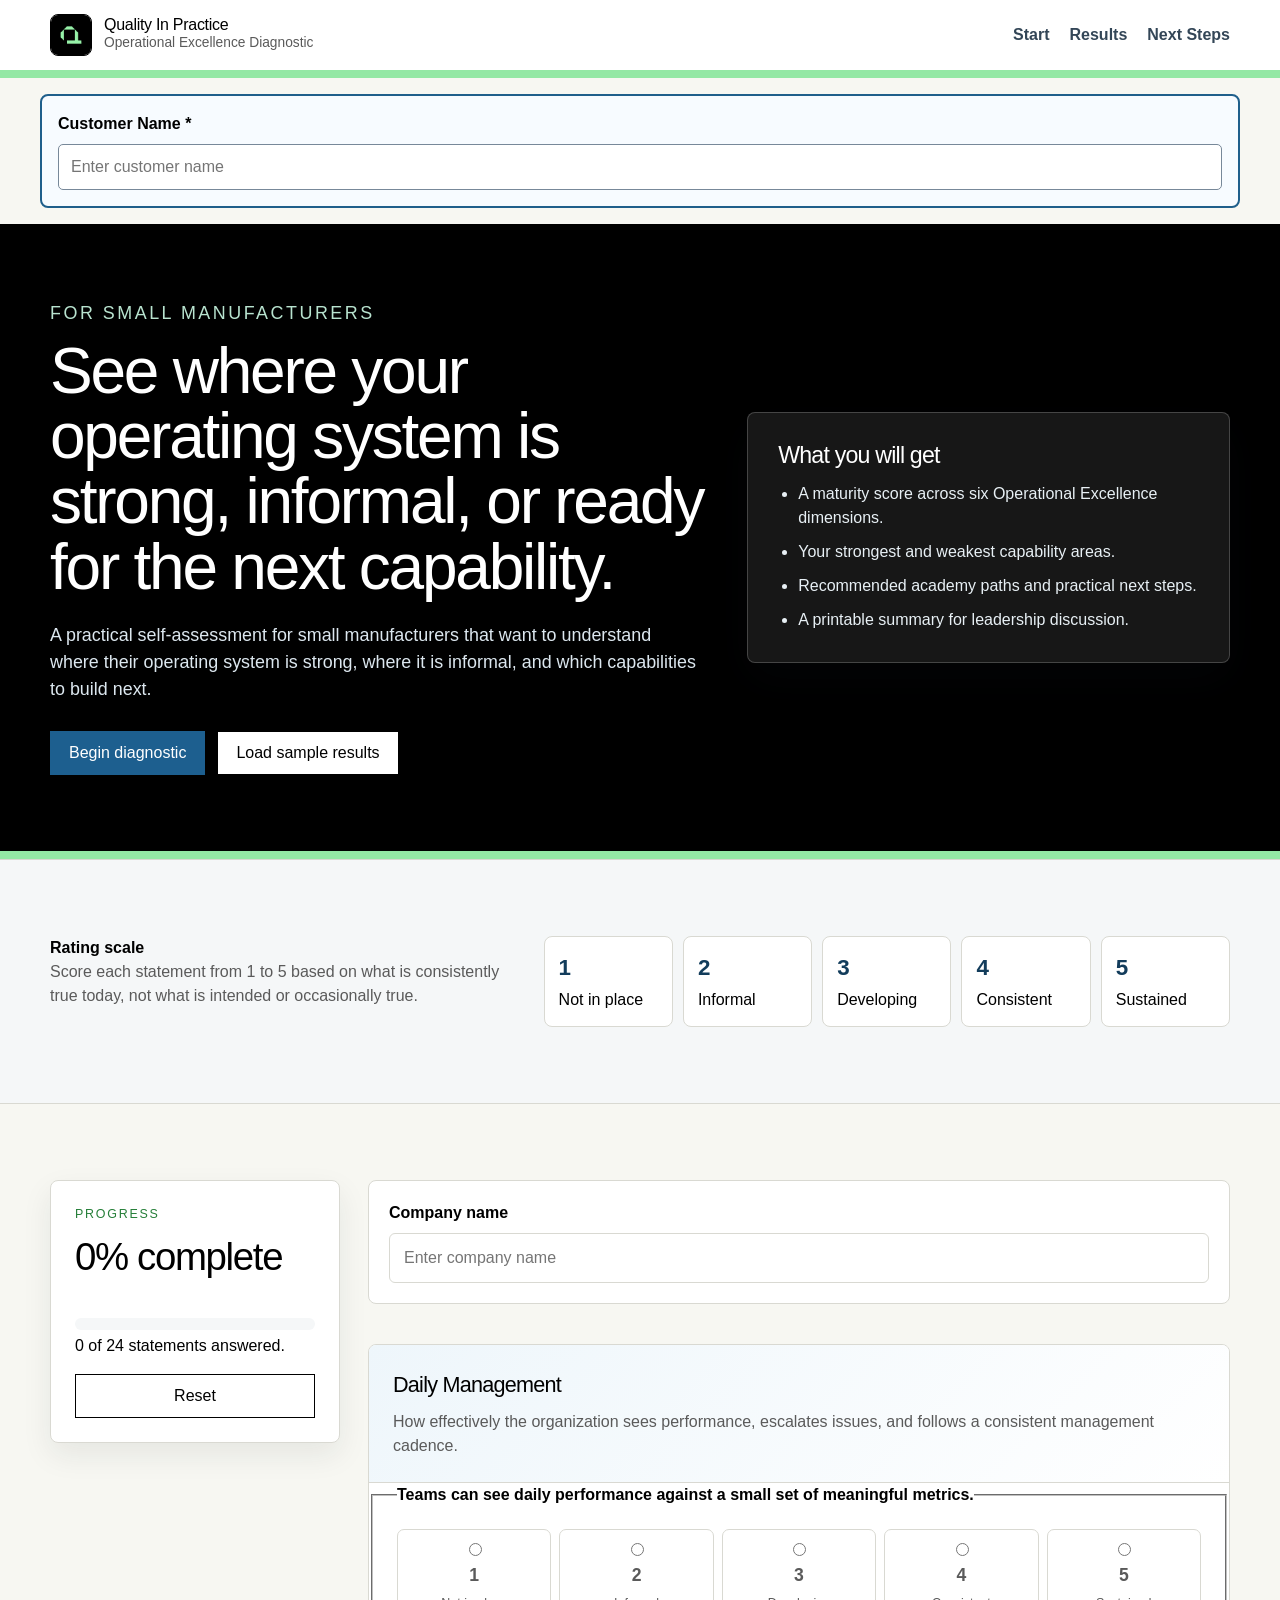
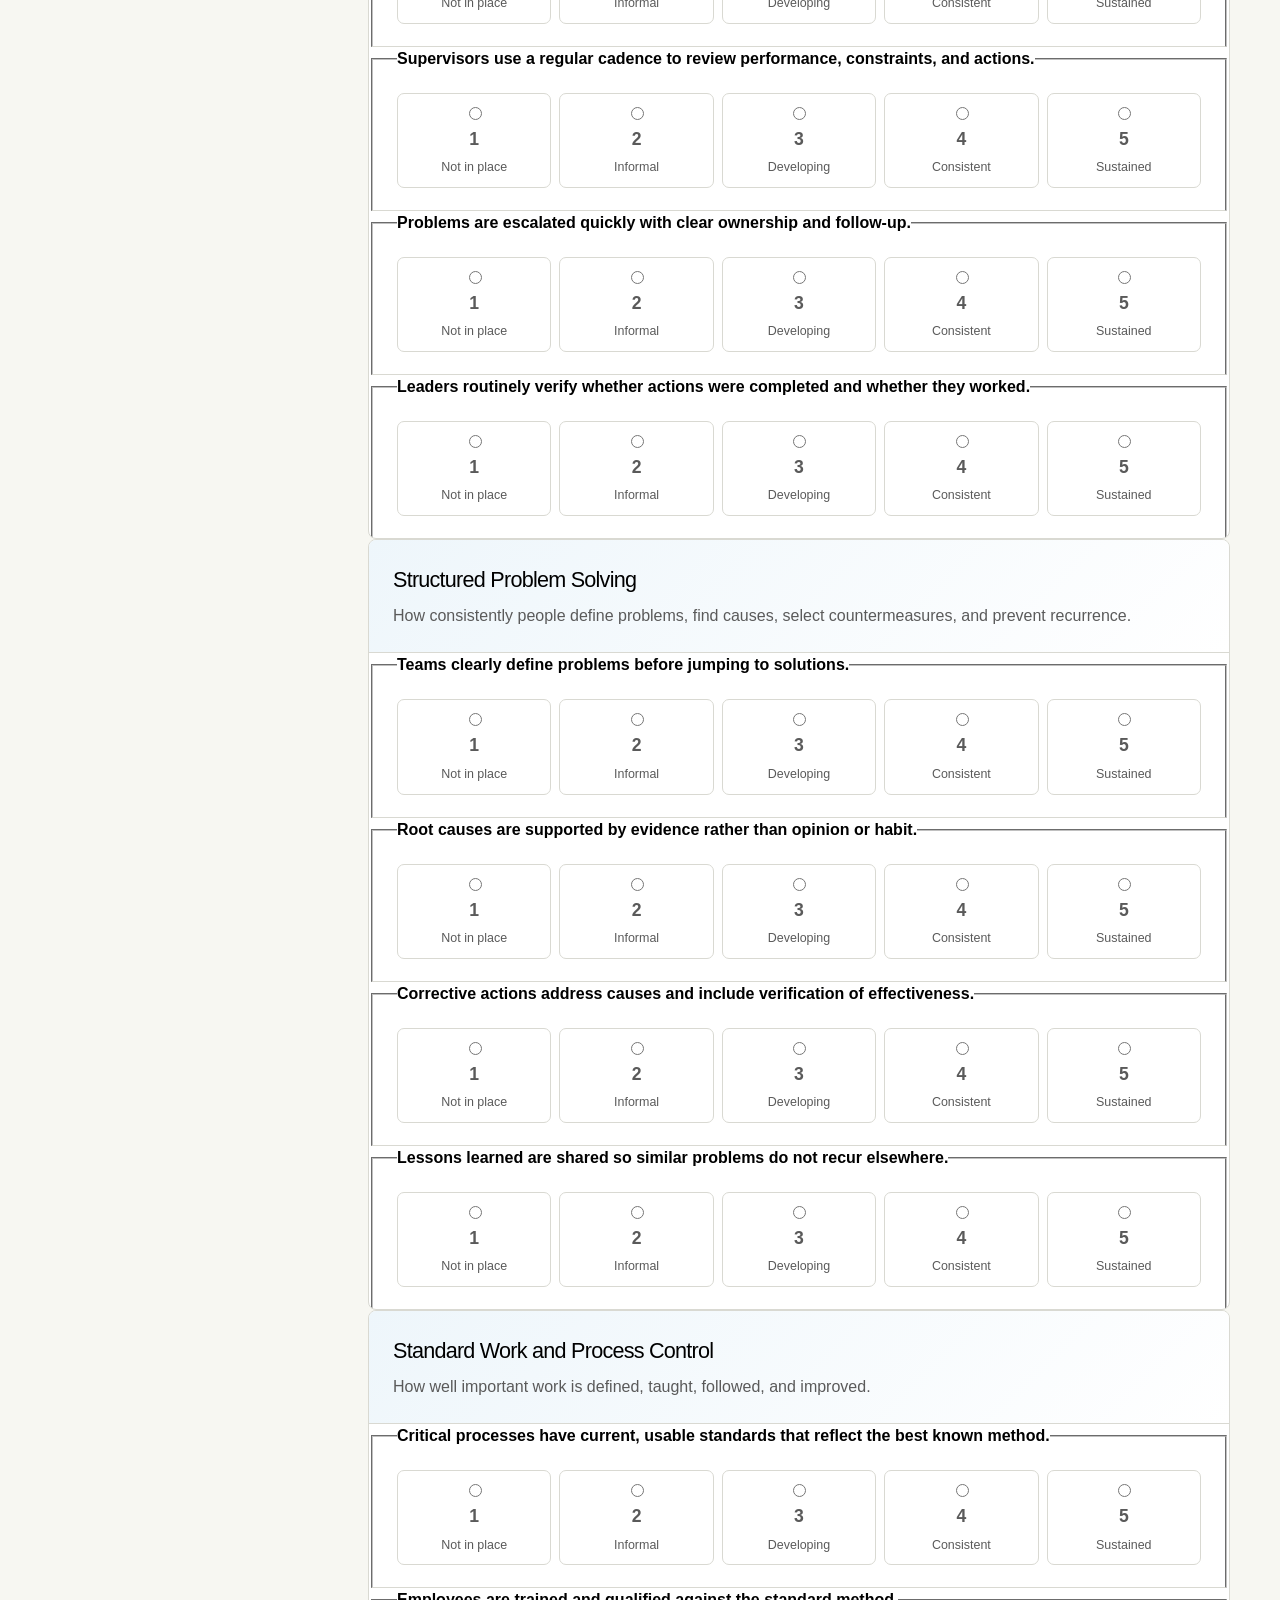
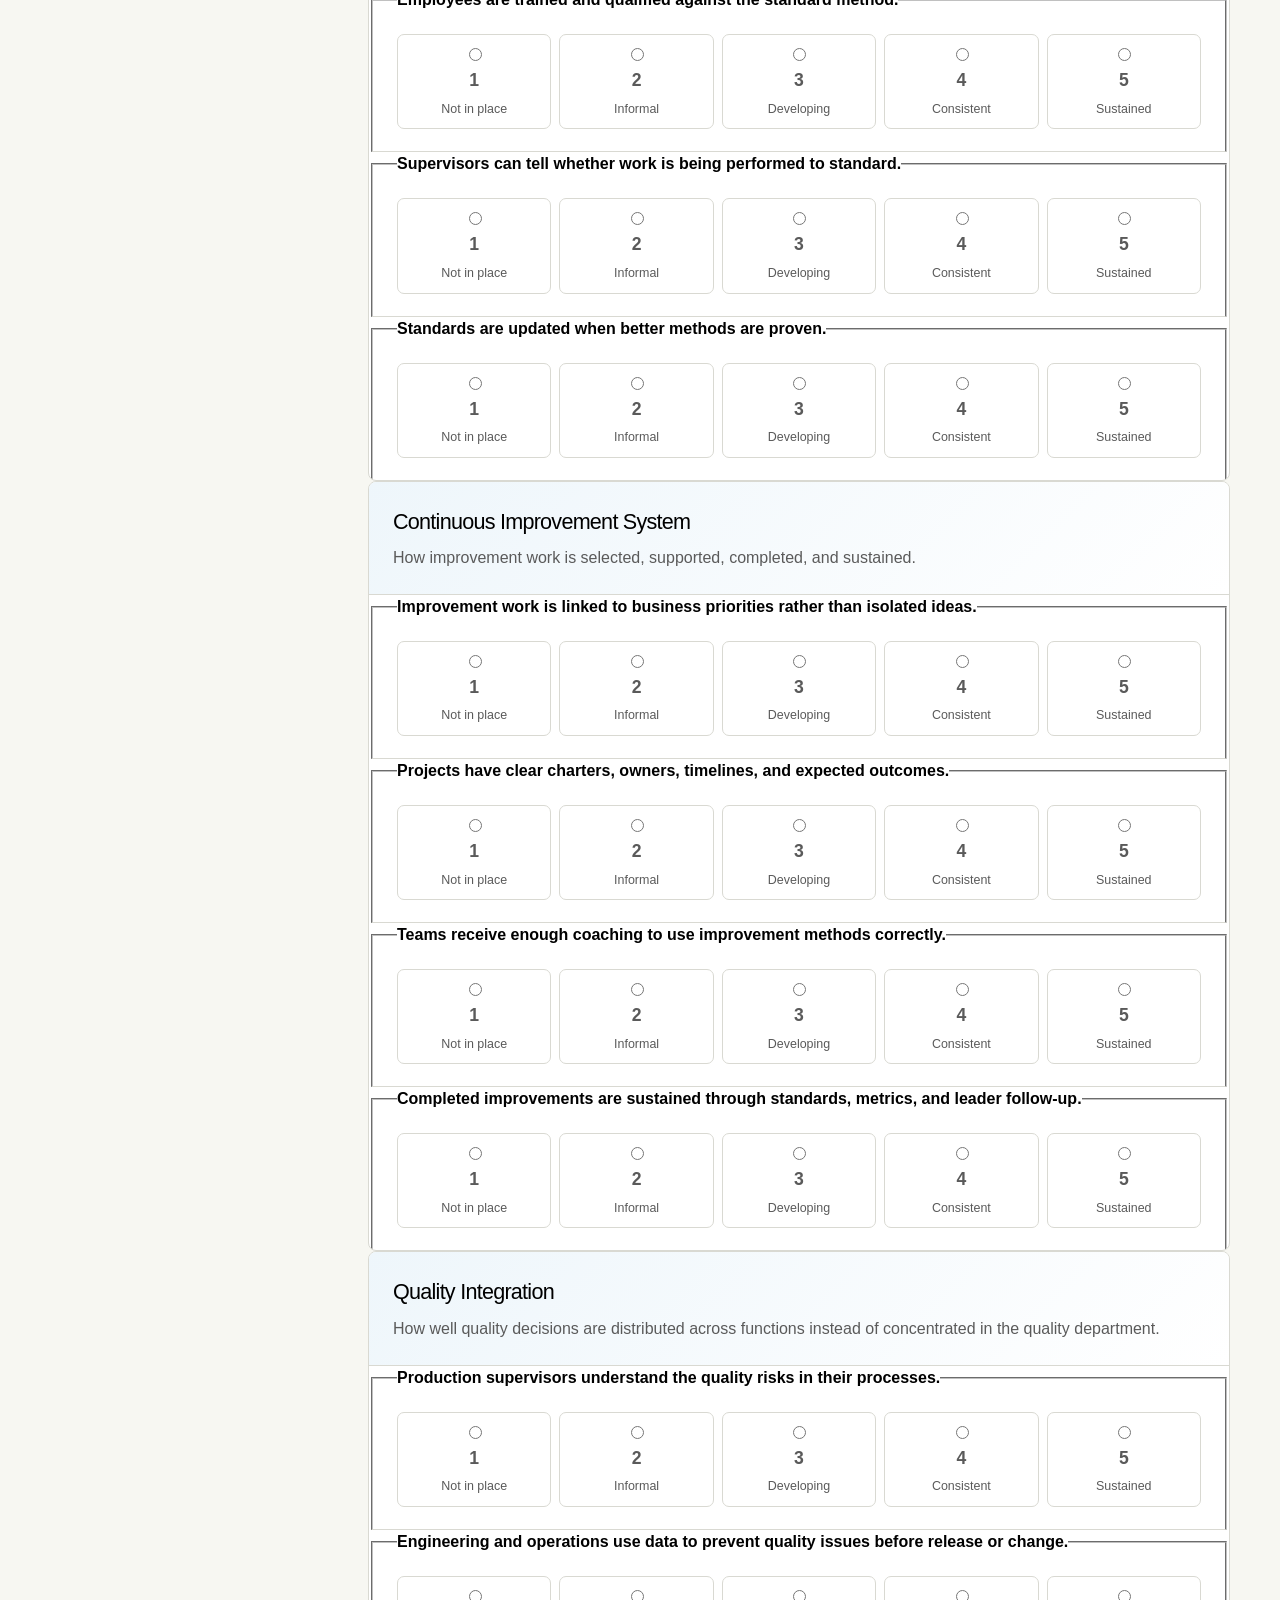
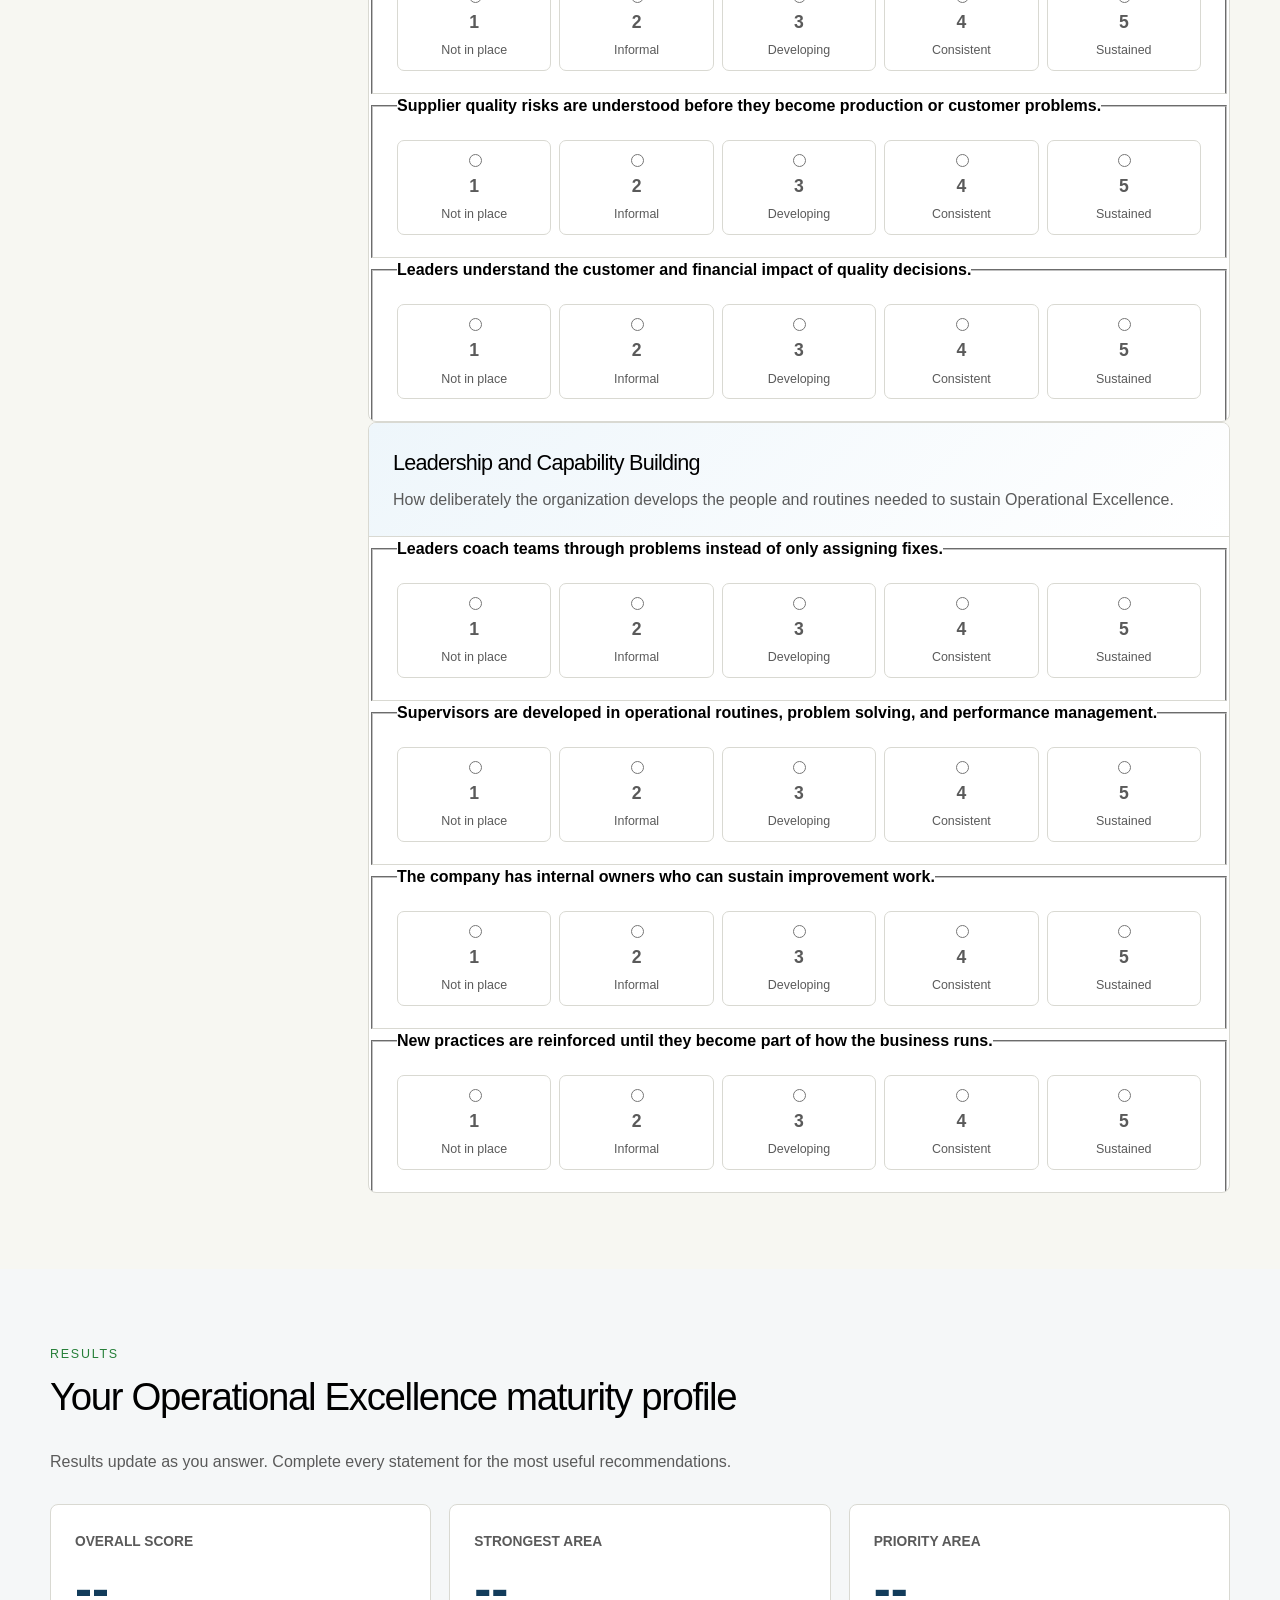
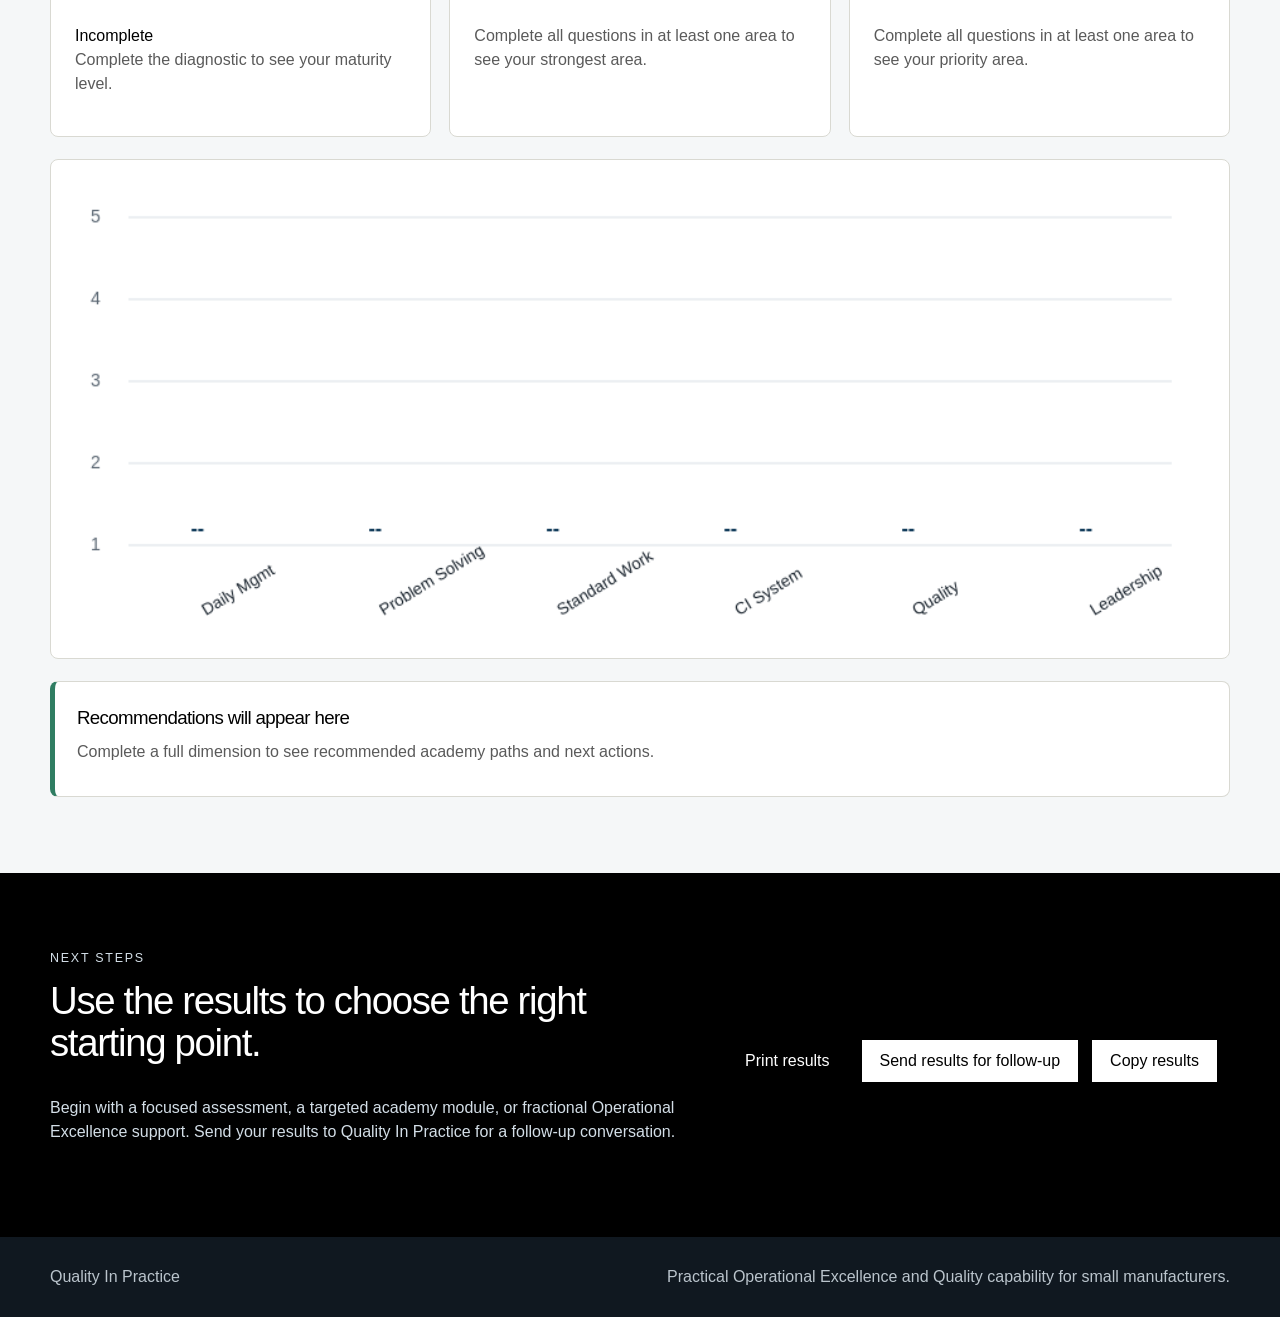
<file: index.html>
<!doctype html>
<html lang="en">
<head>
  <meta charset="utf-8">
  <meta name="viewport" content="width=device-width, initial-scale=1">
  <title>Operational Excellence Diagnostic | Quality In Practice</title>
  <meta name="description" content="A practical Operational Excellence Diagnostic for small manufacturers.">
  <link rel="stylesheet" href="styles.css?v=20260714-2">
  <style>
    .company-entry {
      margin-bottom: 18px;
      padding: 20px;
      border: 1px solid var(--line);
      border-radius: 8px;
      background: var(--white);
    }
    .company-entry label {
      display: block;
      margin-bottom: 8px;
      color: var(--ink);
      font-weight: 800;
    }
    .company-entry input {
      width: 100%;
      box-sizing: border-box;
      border: 1px solid var(--line);
      border-radius: 6px;
      padding: 12px 14px;
      color: var(--ink);
      font: inherit;
    }
  </style>
</head>
<body>
  <header class="site-header">
    <a class="brand" href="#top" aria-label="Quality In Practice diagnostic home">
      <img class="brand-mark" src="[data-uri]" alt="" width="42" height="42">
      <span>
        <strong>Quality In Practice</strong>
        <em>Operational Excellence Diagnostic</em>
      </span>
    </a>
    <nav aria-label="Diagnostic navigation">
      <a href="#diagnostic">Start</a>
      <a href="#results">Results</a>
      <a href="#next-steps">Next Steps</a>
    </nav>
  </header>

  <main id="top">
    <section class="hero">
      <div class="hero-copy">
        <p class="eyebrow">For Small Manufacturers</p>
        <h1>See where your operating system is strong, informal, or ready for the next capability.</h1>
        <p id="introText">A practical self-assessment for small manufacturers.</p>
        <div class="hero-actions">
          <a class="button" href="#diagnostic">Begin diagnostic</a>
          <button class="button secondary" type="button" id="loadSample">Load sample results</button>
        </div>
      </div>
      <aside class="hero-card" aria-label="How the diagnostic works">
        <h2>What you will get</h2>
        <ul>
          <li>A maturity score across six Operational Excellence dimensions.</li>
          <li>Your strongest and weakest capability areas.</li>
          <li>Recommended academy paths and practical next steps.</li>
          <li>A printable summary for leadership discussion.</li>
        </ul>
      </aside>
    </section>

    <section class="instructions" aria-label="Instructions">
      <div>
        <strong>Rating scale</strong>
        <p>Score each statement from 1 to 5 based on what is consistently true today, not what is intended or occasionally true.</p>
      </div>
      <ol id="scaleList"></ol>
    </section>

    <section class="diagnostic-layout" id="diagnostic">
      <aside class="progress-panel" aria-label="Progress">
        <p class="eyebrow">Progress</p>
        <h2 id="progressTitle">0% complete</h2>
        <progress id="progressBar" value="0" max="100"></progress>
        <p id="progressDetail">Answer each statement to generate results.</p>
        <button class="button secondary full" type="button" id="resetDiagnostic">Reset</button>
      </aside>

      <form class="question-form" id="diagnosticForm">
        <div class="company-entry">
          <label for="companyName">Company name</label>
          <input id="companyName" name="companyName" type="text" autocomplete="organization" placeholder="Enter company name">
        </div>
        <div id="questionGroups"></div>
      </form>
    </section>

    <section class="results-section" id="results" aria-live="polite">
      <div class="section-heading">
        <p class="eyebrow">Results</p>
        <h2>Your Operational Excellence maturity profile</h2>
        <p>Results update as you answer. Complete every statement for the most useful recommendations.</p>
      </div>

      <div class="results-grid">
        <article class="score-card">
          <span class="score-label">Overall score</span>
          <strong id="overallScore">--</strong>
          <span id="overallLevel">Incomplete</span>
          <p id="overallSummary">Complete the diagnostic to see your maturity level.</p>
        </article>
        <article class="score-card">
          <span class="score-label">Strongest area</span>
          <strong id="strongestArea">--</strong>
          <p id="strongestSummary">Your strongest area will appear here.</p>
        </article>
        <article class="score-card">
          <span class="score-label">Priority area</span>
          <strong id="priorityArea">--</strong>
          <p id="prioritySummary">Your highest-priority capability gap will appear here.</p>
        </article>
      </div>

      <div class="chart-wrap">
        <canvas id="resultsChart" width="900" height="360" aria-label="Diagnostic score chart"></canvas>
      </div>

      <div class="recommendations" id="recommendations"></div>
    </section>

    <section class="next-steps" id="next-steps">
      <div>
        <p class="eyebrow">Next Steps</p>
        <h2>Use the results to choose the right starting point.</h2>
        <p>Begin with a focused assessment, a targeted academy module, or fractional Operational Excellence support. Send your results to Quality In Practice for a follow-up conversation.</p>
      </div>
      <div class="next-actions">
        <button class="button" type="button" id="printResults">Print results</button>
        <a class="button secondary" id="emailResults" href="mailto:info@qualityinpractice.solutions?subject=Operational%20Excellence%20Diagnostic">Send results for follow-up</a>
        <button class="button secondary" type="button" id="copyResults">Copy results</button>
        <p class="send-status" id="sendStatus" aria-live="polite"></p>
      </div>
    </section>
  </main>

  <footer>
    <span>Quality In Practice</span>
    <span>Practical Operational Excellence and Quality capability for small manufacturers.</span>
  </footer>

  <script src="diagnostic-data.js"></script>
  <script src="app.js"></script>
  <script>
    (function () {
      const input = document.getElementById("companyName");
      const link = document.getElementById("emailResults");
      const copy = document.getElementById("copyResults");
      const form = document.getElementById("diagnosticForm");
      const sample = document.getElementById("loadSample");
      const storageKey = "qip-op-ex-company-v1";

      function resultBody() {
        const href = link.href || "";
        const query = href.includes("?") ? href.slice(href.indexOf("?") + 1) : "";
        const params = new URLSearchParams(query);
        return params.get("body") || "";
      }

      function patchResults() {
        const companyLine = `Company name: ${input.value.trim() || "Not provided"}`;
        localStorage.setItem(storageKey, input.value.trim());
        if (!link.href.startsWith("mailto:")) return;
        const params = new URLSearchParams(link.href.includes("?") ? link.href.slice(link.href.indexOf("?") + 1) : "");
        const subject = params.get("subject") || "Operational Excellence Diagnostic Results";
        const body = params.get("body") || "";
        const nextBody = body.includes("Company name:")
          ? body.replace(/Company name:.*(\n|$)/, `${companyLine}\n`)
          : body.replace(/\n\n/, `\n\n${companyLine}\n\n`);
        link.href = `mailto:info@qualityinpractice.solutions?subject=${encodeURIComponent(subject)}&body=${encodeURIComponent(nextBody || companyLine)}`;
      }

      input.value = localStorage.getItem(storageKey) || "";
      input.addEventListener("input", patchResults);
      form.addEventListener("change", () => setTimeout(patchResults, 0));
      sample.addEventListener("click", () => setTimeout(patchResults, 50));
      copy.addEventListener("click", () => {
        setTimeout(() => {
          const body = resultBody();
          if (body && navigator.clipboard) navigator.clipboard.writeText(body);
        }, 50);
      });
      setTimeout(patchResults, 0);
    })();
  </script>
  <script src="./completion-mailer.js" data-tool-name="Operational Excellence Diagnostic"></script>
</body>
</html>
</file>
<file: styles.css>
:root {
  --ink: #17212b;
  --muted: #5b6773;
  --paper: #f5f7f8;
  --white: #ffffff;
  --line: #d9e0e6;
  --blue: #1d5f8f;
  --blue-dark: #123c5b;
  --green: #2f7d62;
  --gold: #c77b2a;
  --red: #a64b3c;
  --shadow: 0 16px 44px rgba(23, 33, 43, 0.13);
  --max: 1180px;
}

* {
  box-sizing: border-box;
}

html {
  scroll-behavior: smooth;
}

body {
  margin: 0;
  color: var(--ink);
  background: var(--white);
  font-family: Inter, ui-sans-serif, system-ui, -apple-system, BlinkMacSystemFont, "Segoe UI", sans-serif;
  line-height: 1.5;
}

a {
  color: inherit;
}

.site-header {
  position: sticky;
  top: 0;
  z-index: 10;
  min-height: 74px;
  display: flex;
  align-items: center;
  justify-content: space-between;
  gap: 28px;
  padding: 14px max(20px, calc((100vw - var(--max)) / 2));
  background: rgba(255, 255, 255, 0.95);
  border-bottom: 1px solid var(--line);
  backdrop-filter: blur(12px);
}

.brand {
  display: inline-flex;
  align-items: center;
  gap: 12px;
  text-decoration: none;
}

.brand-mark {
  width: 42px;
  height: 42px;
  display: grid;
  place-items: center;
  border-radius: 7px;
  background: var(--blue-dark);
  color: var(--white);
  font-weight: 850;
  font-size: 0.86rem;
}

.brand strong,
.brand em {
  display: block;
}

.brand strong {
  color: var(--blue-dark);
}

.brand em {
  color: var(--muted);
  font-style: normal;
  font-size: 0.86rem;
}

nav {
  display: flex;
  gap: 20px;
  font-weight: 750;
  color: #334657;
}

nav a {
  text-decoration: none;
}

main > section {
  padding: 76px max(20px, calc((100vw - var(--max)) / 2));
}

.hero {
  min-height: 620px;
  display: grid;
  grid-template-columns: 1.15fr 0.85fr;
  gap: 44px;
  align-items: center;
  color: var(--white);
  background:
    linear-gradient(135deg, rgba(18, 60, 91, 0.96), rgba(23, 33, 43, 0.94)),
    radial-gradient(circle at 85% 18%, rgba(47, 125, 98, 0.55), transparent 34%);
}

.hero-copy {
  max-width: 740px;
}

.eyebrow {
  margin: 0 0 12px;
  color: var(--green);
  font-size: 0.78rem;
  font-weight: 850;
  text-transform: uppercase;
  letter-spacing: 0.08em;
}

.hero .eyebrow {
  color: #b8e3cf;
}

h1,
h2,
h3,
p {
  margin-top: 0;
}

h1 {
  margin-bottom: 22px;
  font-size: clamp(2.4rem, 5vw, 4.8rem);
  line-height: 1.02;
  letter-spacing: 0;
}

h2 {
  font-size: clamp(1.7rem, 3vw, 2.7rem);
  line-height: 1.1;
  letter-spacing: 0;
}

.hero p {
  color: #dce7ef;
  font-size: 1.12rem;
}

.hero-actions,
.next-actions {
  display: flex;
  flex-wrap: wrap;
  gap: 12px;
  margin-top: 28px;
}

.send-status {
  width: 100%;
  margin: 2px 0 0;
  color: #d3dee7;
  font-size: 0.92rem;
}

.button {
  min-height: 44px;
  display: inline-flex;
  align-items: center;
  justify-content: center;
  padding: 0 18px;
  border: 1px solid transparent;
  border-radius: 7px;
  background: var(--blue);
  color: var(--white);
  font: inherit;
  font-weight: 800;
  text-decoration: none;
  cursor: pointer;
}

.button.secondary {
  background: var(--white);
  border-color: var(--line);
  color: var(--blue-dark);
}

.button.full {
  width: 100%;
}

.hero-card {
  padding: 30px;
  border: 1px solid rgba(255, 255, 255, 0.2);
  border-radius: 8px;
  background: rgba(255, 255, 255, 0.09);
  box-shadow: var(--shadow);
}

.hero-card h2 {
  margin-bottom: 14px;
  font-size: 1.45rem;
}

.hero-card ul {
  margin: 0;
  padding-left: 20px;
  color: #e8f0f5;
}

.hero-card li + li {
  margin-top: 10px;
}

.instructions {
  display: grid;
  grid-template-columns: 0.8fr 1.2fr;
  gap: 36px;
  background: var(--paper);
  border-block: 1px solid var(--line);
}

.instructions p {
  color: var(--muted);
}

#scaleList {
  margin: 0;
  padding: 0;
  display: grid;
  grid-template-columns: repeat(5, 1fr);
  gap: 10px;
  list-style: none;
}

#scaleList li {
  min-height: 86px;
  display: grid;
  align-content: center;
  gap: 4px;
  padding: 14px;
  border: 1px solid var(--line);
  border-radius: 8px;
  background: var(--white);
}

#scaleList strong {
  color: var(--blue-dark);
  font-size: 1.4rem;
}

.diagnostic-layout {
  display: grid;
  grid-template-columns: 290px 1fr;
  gap: 28px;
  align-items: start;
}

.progress-panel {
  position: sticky;
  top: 96px;
  padding: 24px;
  border: 1px solid var(--line);
  border-radius: 8px;
  background: var(--white);
  box-shadow: 0 12px 30px rgba(23, 33, 43, 0.08);
}

progress {
  width: 100%;
  height: 12px;
  overflow: hidden;
  border: 0;
  border-radius: 999px;
  background: var(--paper);
}

progress::-webkit-progress-bar {
  background: var(--paper);
}

progress::-webkit-progress-value {
  background: var(--green);
}

progress::-moz-progress-bar {
  background: var(--green);
}

.question-form {
  display: grid;
  gap: 22px;
}

.dimension {
  border: 1px solid var(--line);
  border-radius: 8px;
  overflow: hidden;
  background: var(--white);
}

.dimension-header {
  padding: 24px;
  background: linear-gradient(135deg, #eef6fb, #ffffff);
  border-bottom: 1px solid var(--line);
}

.dimension-header h3 {
  margin-bottom: 8px;
  font-size: 1.35rem;
}

.dimension-header p {
  margin-bottom: 0;
  color: var(--muted);
}

.question {
  padding: 22px 24px;
  display: grid;
  gap: 14px;
  border-bottom: 1px solid var(--line);
}

.question:last-child {
  border-bottom: 0;
}

.question legend {
  padding: 0;
  font-weight: 750;
}

.rating-row {
  display: grid;
  grid-template-columns: repeat(5, minmax(0, 1fr));
  gap: 8px;
}

.rating-row label {
  display: grid;
  gap: 6px;
  place-items: center;
  min-height: 72px;
  padding: 10px;
  border: 1px solid var(--line);
  border-radius: 7px;
  color: var(--muted);
  cursor: pointer;
}

.rating-row input {
  accent-color: var(--blue);
}

.rating-row label:has(input:checked) {
  border-color: var(--blue);
  background: #eaf4fb;
  color: var(--blue-dark);
  font-weight: 800;
}

.rating-number {
  font-size: 1.1rem;
  font-weight: 850;
}

.rating-label {
  font-size: 0.78rem;
  text-align: center;
}

.results-section {
  background: var(--paper);
}

.section-heading {
  max-width: 760px;
  margin-bottom: 30px;
}

.section-heading p:last-child {
  color: var(--muted);
}

.results-grid {
  display: grid;
  grid-template-columns: repeat(3, 1fr);
  gap: 18px;
}

.score-card {
  min-height: 210px;
  padding: 24px;
  border: 1px solid var(--line);
  border-radius: 8px;
  background: var(--white);
}

.score-label {
  color: var(--muted);
  font-weight: 800;
  font-size: 0.86rem;
  text-transform: uppercase;
}

.score-card strong {
  display: block;
  margin: 10px 0;
  color: var(--blue-dark);
  font-size: clamp(1.9rem, 4vw, 3.2rem);
  line-height: 1;
}

.score-card p {
  color: var(--muted);
}

.chart-wrap {
  margin-top: 22px;
  padding: 22px;
  border: 1px solid var(--line);
  border-radius: 8px;
  background: var(--white);
}

canvas {
  display: block;
  width: 100%;
  max-width: 100%;
}

.recommendations {
  margin-top: 22px;
  display: grid;
  gap: 14px;
}

.recommendation {
  padding: 22px;
  border: 1px solid var(--line);
  border-left: 5px solid var(--green);
  border-radius: 8px;
  background: var(--white);
}

.recommendation.priority {
  border-left-color: var(--gold);
}

.recommendation h3 {
  margin-bottom: 8px;
}

.recommendation p {
  margin-bottom: 10px;
  color: var(--muted);
}

.recommendation strong {
  color: var(--blue-dark);
}

.next-steps {
  display: grid;
  grid-template-columns: 1fr auto;
  gap: 36px;
  align-items: center;
  background: var(--ink);
  color: var(--white);
}

.next-steps p {
  color: #d3dee7;
}

footer {
  display: flex;
  justify-content: space-between;
  gap: 20px;
  flex-wrap: wrap;
  padding: 28px max(20px, calc((100vw - var(--max)) / 2));
  background: #101820;
  color: #bac4cc;
}

@media (max-width: 900px) {
  .site-header,
  nav,
  .hero,
  .instructions,
  .diagnostic-layout,
  .results-grid,
  .next-steps {
    grid-template-columns: 1fr;
  }

  .site-header {
    align-items: flex-start;
    flex-direction: column;
  }

  nav {
    width: 100%;
    overflow-x: auto;
    padding-bottom: 4px;
  }

  #scaleList {
    grid-template-columns: 1fr;
  }

  .progress-panel {
    position: static;
  }
}

@media (max-width: 620px) {
  main > section {
    padding-block: 54px;
  }

  .rating-row {
    grid-template-columns: 1fr;
  }
}

@media print {
  .site-header,
  .hero-actions,
  .progress-panel,
  .next-actions,
  .question-form {
    display: none;
  }

  body {
    color: #000;
  }

  main > section {
    padding: 24px 0;
  }

  .hero,
  .next-steps {
    color: #000;
    background: #fff;
  }

  .results-section {
    background: #fff;
  }
}


/* Quality In Practice — shared application identity */
:root{
  --qip-mint:#94e8a5;--qip-black:#000;--qip-white:#fff;--qip-gray:#5a5a5a;--qip-line:#d9d9d2;--qip-paper:#f7f7f2;
  --accent:#94e8a5;--primary:#000;--brand:#94e8a5;--ink:#000;--text:#000;--muted:#5a5a5a;--page:#f7f7f2;--bg:#f7f7f2;--panel:#fff;--surface:#fff;--line:#d9d9d2;--border:#d9d9d2;
}
html{background:var(--qip-black)}
body{background:var(--qip-paper);color:var(--qip-black);font-family:Inter,"Avenir Next",Manrope,"Helvetica Neue",Arial,sans-serif;font-weight:400}
h1,h2,h3{letter-spacing:-.035em;font-weight:400}
h1{font-weight:300}
header,.app-header,.site-header,.hero{border-radius:0}
.app-header,.site-header,body>header,.hero{border-bottom:8px solid var(--qip-mint)}
.eyebrow,.kicker,.overline,.section-label{color:#267f39;font-weight:500;letter-spacing:.14em;text-transform:uppercase}
button,.button,.btn,[type="button"],[type="submit"]{border-radius:0;font-weight:500;box-shadow:none}
button:not(.secondary):not(.ghost):not(.delete-control):not(.remove):not(.icon-button),.button.primary,.btn-primary,[type="submit"]{background:var(--qip-black);border-color:var(--qip-black);color:var(--qip-white)}
button:not(.secondary):not(.ghost):not(.delete-control):not(.remove):not(.icon-button):hover,.button.primary:hover,.btn-primary:hover,[type="submit"]:hover{background:var(--qip-mint);border-color:var(--qip-black);color:var(--qip-black)}
button.secondary,.button.secondary,.btn-secondary,.ghost{background:var(--qip-white);border-color:var(--qip-black);color:var(--qip-black)}
button:focus-visible,a:focus-visible,input:focus-visible,select:focus-visible,textarea:focus-visible{outline:3px solid var(--qip-mint);outline-offset:2px}
input,select,textarea{border-radius:0}
.card,.panel,.section-card,.analysis-card,.result-card,.metric-card,.summary-card,.project-panel,.workspace,.worksheet,.worksheet-wrap,.toolbar{border-radius:0;box-shadow:none}
.card,.panel,.section-card,.analysis-card,.result-card,.project-panel,.workspace,.worksheet,.worksheet-wrap{border-color:var(--qip-line)}
.card:first-child,.panel:first-child,.analysis-card:first-child,.result-card:first-child,.project-panel{border-top:5px solid var(--qip-mint)}
table{border-color:var(--qip-line)}
thead th{background:var(--qip-black);color:var(--qip-white);font-weight:500}
tbody th,tbody td{border-color:var(--qip-line)}
.progress,.progress-bar,.meter,.score-bar{border-radius:0}
.progress>*,.progress-bar>*,.meter>*,.score-bar>*{background:var(--qip-mint)}
.badge,.pill,.tag,.chip{border-radius:0}
nav a.active,.tabs button.active,.tab.active{border-color:var(--qip-mint)}
.summary,.metrics,.stats{gap:12px}
.summary>*,.metrics>*,.stats>*{border-radius:0;box-shadow:none;border-top:4px solid var(--qip-mint)}
footer,.site-footer{border-top:1px solid var(--qip-black)}
@media(max-width:700px){.app-header,.site-header,body>header,.hero{border-bottom-width:6px}}


/* Quality In Practice header lockup and hero */
.brand-mark{
  width:42px;
  height:42px;
  display:block;
  flex:0 0 42px;
  object-fit:cover;
  border:1px solid #000;
  border-radius:8px;
  background:#fff;
}
.brand strong{
  color:#000;
  font-family:Inter,"Avenir Next",Manrope,"Helvetica Neue",Arial,sans-serif;
  font-size:1rem;
  font-weight:500;
  line-height:1;
  letter-spacing:-.018em;
}
.hero{background:#000000}
@media(max-width:520px){
  .brand{gap:10px}
  .brand-mark{width:38px;height:38px;flex-basis:38px}
  .brand strong{font-size:.92rem}
}
</file>
